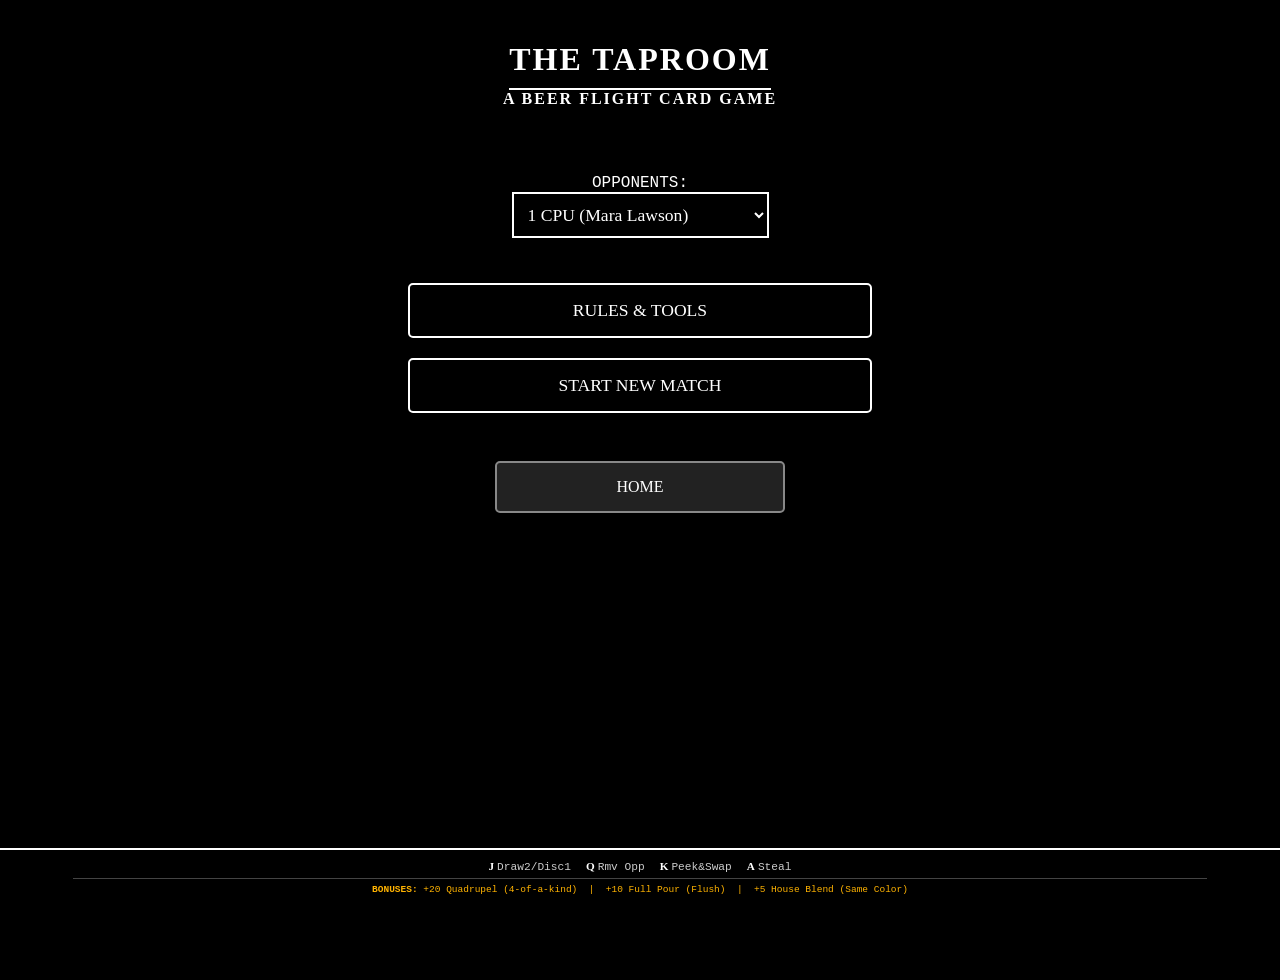
<file: Beer Flight Card/index.html>
<!DOCTYPE html>
<html lang="en">
<head>
    <meta charset="UTF-8">
    <meta name="viewport" content="width=device-width, initial-scale=1.0">
    <title>The Taproom: A Beer Flight Card Game</title>
    <link rel="stylesheet" href="Static/style.css">
</head>
<body>

    <div id="cheat-sheet" style="display: flex; flex-direction: column; align-items: center; gap: 5px; padding-bottom: 5px;">
        <!-- Top Row: Card Actions -->
        <div style="display: flex; gap: 15px;">
            <div class="legend-item"><b>J</b>Draw2/Disc1</div>
            <div class="legend-item"><b>Q</b>Rmv Opp</div>
            <div class="legend-item"><b>K</b>Peek&Swap</div>
            <div class="legend-item"><b>A</b>Steal</div>
        </div>

        <!-- Bottom Row: Bonuses -->
        <div style="color: var(--gold); font-size: 0.85em; text-align: center; border-top: 1px solid #444; padding-top: 5px; width: 90%;">
            <b>BONUSES:</b> +20 Quadrupel (4-of-a-kind) &nbsp;|&nbsp; +10 Full Pour (Flush) &nbsp;|&nbsp; +5 House Blend (Same Color)
        </div>
    </div>

    <div id="landing-screen" class="screen active-screen">
        <h1>THE TAPROOM</h1>
        <h3 style="font-size: 1em; margin-top: -10px;">A Beer Flight Card Game</h3>
        <br><br>
        <div style="margin: 20px 0;">
            <label>OPPONENTS:</label><br>
            <select id="num-opponents">
                <option value="1">1 CPU (Mara Lawson)</option>
                <option value="2">2 CPUs (Mara & James)</option>
                <option value="3">3 CPUs (Mara, James & Pete)</option>
            </select>
        </div>
        <button class="btn-main" onclick="goToManualMode()">Rules & Tools</button>
        <button class="btn-main" onclick="startNewMatch()">START NEW MATCH</button>
        <br><br>
        <button class="btn-main" style="background:#222; border-color:#888; margin-top:20px; width:50%; font-size:1em;" onclick="window.location.href='https://lawbrewing.github.io/DreadmoorGames/'">HOME</button>
    </div>

    <div id="manual-screen" class="screen">
        <button class="btn-main btn-secondary" onclick="goHome()">Back</button>
        <h2>The Rules</h2>
        <div class="ref-card">
            <h3>OBJECTIVE</h3>
            <p>Win 3 shifts (rounds) to win the match. To win a shift, have the highest scoring flight when Last Call ends.</p>

            <h3>THE TURN</h3>
            <ol style="padding-left:20px; margin:5px;">
                <li>
                    <b>1. The Serve:</b> Start with 4 cards. Do ONE:
                    <ul>
                        <li><b>Play a Brew (2-10):</b> Place in Flight (Max 4).</li>
                        <li><b>Play a Patron (J, Q, K, A):</b> Discard for effect.</li>
                        <li><b>Waste:</b> Discard 1 card from hand.</li>
                    </ul>
                </li>
                <li><b>2. The Pour:</b> Draw cards until you have 4 again.</li>
            </ol>
            <!-- NEW: Thematic Bonuses -->
            <h3>FLIGHT BONUSES (Full Flight of 4)</h3>
            <ul style="padding-left:20px; margin:5px; font-size: 0.9em;">
                <li><b>The Quadrupel (+20):</b> All 4 Brews are the exact same number.</li>
                <li><b>Full Pours Only (+10):</b> All 4 Brews are the exact same suit.</li>
                <li><b>The House Blend (+5):</b> All 4 Brews are the exact same color.</li>
            </ul>

            <h3>THE MENU (Discard for Effect)</h3>
            <table class="ref-table">
                <tr><th>Card</th><th>Effect</th></tr>
                <tr><td><b>Jack</b></td><td>Draw 2, Discard 1.</td></tr>
                <tr><td><b>Queen</b></td><td>Remove 1 card from opp. Flight.</td></tr>
                <tr><td><b>King</b></td><td>Peek at random opp card. Keep it or Return it.</td></tr>
                <tr><td><b>Ace</b></td><td>Steal 1 Brew from opp. Flight.</td></tr>
            </table>
        </div>
    </div>

    <div id="game-screen" class="screen">
        <div style="display:flex; justify-content:space-between; align-items:center;">
            <button class="btn-small" onclick="if(confirm('Abandon Match?')) goHome()">EXIT</button>
            <div id="match-score-board"></div>
        </div>

        <div id="opponents-container">
        </div>

        <div id="log"></div>

        <div id="controls-area" style="background:#000; border: 1px solid white; padding:5px; margin:5px 0;">
            <div id="turn-indicator" style="font-weight:bold; font-family: 'Rye'; font-size: 1.1em; color: var(--gold);">Starting...</div>
            <button id="last-call-btn" onclick="triggerLastCall()">🔔 CALL LAST CALL</button>
            <div id="player-options" style="display:none; margin-top:5px;">
                <label style="cursor:pointer;"><input type="checkbox" id="waste-mode"> 🗑️ WASTE MODE</label>
            </div>
        </div>

        <div style="display:flex; justify-content: space-between; align-items: flex-end; padding: 0 10px;">
            <div style="font-size:0.8em;">YOUR FLIGHT</div>
            <div style="font-family:'Rye'; color:var(--gold);">Score: <span id="player-score-val">0</span></div>
        </div>
        <div class="paddle-container">
            <div class="paddle player-paddle" id="player-flight"></div>
            <div class="paddle-handle"><div class="hole"></div></div>
        </div>

        <div class="zone" style="border:none; background:transparent;">
            <div id="player-hand" class="card-container"></div>
        </div>
    </div>

    <div id="king-modal">
        <h3>THE BOUNCER</h3>
        <p id="king-msg">You caught an opponent!</p>
        <div id="king-card-reveal" style="display:flex; justify-content:center; margin:15px;"></div>
        <div style="display:flex; justify-content:space-between;">
            <button class="btn-action" onclick="kingAction('RETURN')">RETURN IT</button>
            <button class="btn-action" style="background:var(--gold)" onclick="kingAction('KEEP')">KEEP & SWAP</button>
        </div>
    </div>

    <script src="Static/game.js"></script>
</body>
</html>
</file>
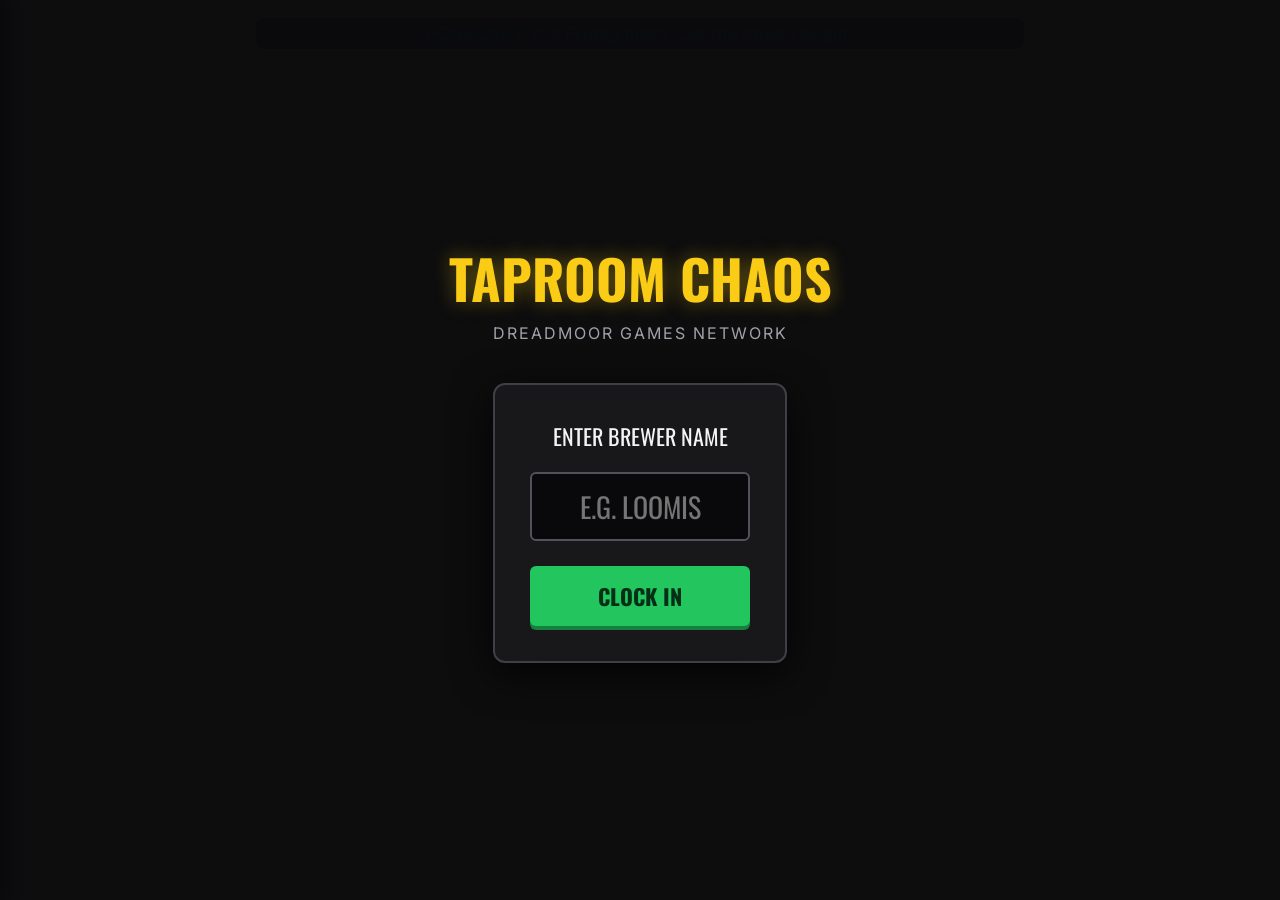
<file: TaproomChaos/index.html>
<!DOCTYPE html>
<html lang="en">
<head>
    <meta charset="UTF-8">
    <meta name="viewport" content="width=device-width, initial-scale=1.0, maximum-scale=1.0, user-scalable=no, viewport-fit=cover">
    <title>Taproom Chaos | Dreadmoor Games</title>

    <!-- PWA Continuity -->
    <meta name="theme-color" content="#09090b">
    <link rel="manifest" href="../manifest.json">
    <meta name="apple-mobile-web-app-capable" content="yes">
    <meta name="apple-mobile-web-app-status-bar-style" content="black-translucent">

    <!-- Fonts -->
    <link href="https://fonts.googleapis.com/css2?family=Inter:wght@300;400;600&family=Oswald:wght@500;700&display=swap" rel="stylesheet">
    <link rel="stylesheet" href="css/styles.css">

    <!-- Mobile-First Viewport & Unified Sliding Drawer Styling -->
    <style>
        :root {
            --safe-left: env(safe-area-inset-left, 0px);
            --safe-right: env(safe-area-inset-right, 0px);
        }
        html, body {
            margin: 0;
            padding: 0;
            background-color: #09090b;
            overflow: hidden;
            overscroll-behavior: none;
            touch-action: none;
            width: 100vw;
            height: 100vh;
            width: 100dvw;
            height: 100dvh;
            position: fixed;
            inset: 0;
            -webkit-tap-highlight-color: transparent;
            -webkit-touch-callout: none;
            user-select: none;
        }
        
        #gameContainer {
            position: fixed;
            inset: 0;
            width: 100dvw;
            height: 100dvh;
            background: #09090b;
            overflow: hidden;
            display: flex;
            justify-content: center;
            align-items: center;
            pointer-events: none !important; /* Shield Piercer */
        }

        canvas {
            position: absolute;
            inset: 0;
            width: 100% !important;
            height: 100% !important;
            display: block;
            touch-action: none;
        }

        /* --- PORTRAIT MODE WARNING --- */
        #portraitWarning {
            display: none;
            position: absolute;
            z-index: 9999;
            top: 0;
            left: 0;
            width: 100vw;
            height: 100vh;
            background: #000;
            color: white;
            flex-direction: column;
            justify-content: center;
            align-items: center;
            font-family: 'Oswald', sans-serif;
            font-size: 24px;
            text-align: center;
        }

        @media screen and (orientation: portrait) {
            #portraitWarning {
                display: flex;
            }

            #gameCanvas, .hud-panel, #btnToggleHUD {
                display: none !important;
            }
        }

        /* --- UNIFIED COLLAPSIBLE HUD DRAWER --- */
        #brewingHUD,
        #taproomHUD {
            position: absolute;
            z-index: 100;
            top: 0;
            left: 0;
            height: 100%;
            width: 300px;
            max-width: 80vw;
            background: rgba(24, 24, 27, 0.96);
            border-right: 2px solid #3f3f46;
            padding: 74px 18px 20px 18px;
            color: #f4f4f5;
            box-sizing: border-box;
            box-shadow: 5px 0 20px rgba(0, 0, 0, 0.85);
            transition: transform 0.3s cubic-bezier(0.22, 1, 0.36, 1);
            transform: translateX(-100%);
            display: flex;
            flex-direction: column;
            overflow-y: auto;
            pointer-events: none;
        }

            #brewingHUD.open,
            #taproomHUD.open {
                transform: translateX(0);
                pointer-events: auto;
            }

        #btnToggleHUD {
            display: none !important; /* Hides HTML button in favor of Canvas button */
        }

        .hud-library-link {
            display: block;
            margin-top: auto;
            padding: 12px;
            text-align: center;
            background: #18181b;
            color: #a1a1aa;
            border: 1px solid #3f3f46;
            border-radius: 6px;
            font-family: 'Oswald', sans-serif;
            text-decoration: none;
            font-size: 15px;
            letter-spacing: 0.8px;
            transition: all 0.2s ease;
        }

        /* Responsive UI Scaling */
        .hud-panel h2 {
            margin-top: 0;
            margin-bottom: 8px;
            font-size: clamp(16px, 2vw, 22px);
        }

        .hud-panel p, .hud-panel ul {
            font-size: clamp(13px, 1.6vw, 16px);
            margin-top: 4px;
        }

        .hud-panel button {
            font-size: clamp(14px, 1.8vw, 18px);
            padding: 12px;
        }

        /* --- THE SHIELD PIERCERS --- */
        .noise-overlay {
            pointer-events: none !important;
        }

        /* 3. Explicitly reactivate clicks ONLY on the canvas and interactive UI */
        canvas#gameCanvas,
        #brewingHUD.open,
        #taproomHUD.open,
        #recipeBookOverlay,
        #gameOverScreen,
        #shiftResultScreen,
        #shiftResultScreen *,
        #startScreen,
        #startScreen * {
            pointer-events: auto !important;
        }}
    </style>
</head>
<body>
    <div class="noise-overlay"></div>

    <!-- Portrait Warning -->
    <div id="portraitWarning">
        <svg width="64" height="64" viewBox="0 0 24 24" fill="white" style="margin-bottom: 20px;"><path d="M16.48 2.52c3.27 1.55 5.61 4.72 5.97 8.48h1.5C23.44 4.84 18.29 0 12 0l-.66.03 3.81 3.81 1.33-1.32zm-6.25-.77c-.59-.59-1.54-.59-2.12 0L1.75 8.11c-.59.59-.59 1.54 0 2.12l12.02 12.02c.59.59 1.54.59 2.12 0l6.36-6.36c.59-.59.59-1.54 0-2.12L10.23 1.75zm4.6 19.46L2.81 9.17l6.36-6.36 12.02 12.02-6.36 6.36z" /></svg>
        PLEASE ROTATE DEVICE<br>TO LANDSCAPE
    </div>

    <!-- Hidden HTML Button (Kept for HUD javascript reference) -->
    <button id="btnToggleHUD">☰ MENU</button>

    <!-- Responsive Game Viewport -->
    <div id="gameContainer">
        <canvas id="gameCanvas" width="1280" height="720"></canvas>

        <!-- FORECAST TICKER -->
        <div id="forecastTicker" style="position: absolute; top: 2%; left: 20%; width: 60%; text-align: center; color: #38bdf8; font-family: 'Inter'; font-weight: bold; background: rgba(0,0,0,0.5); padding: 5px; border-radius: 8px; pointer-events: none; z-index: 95; display: none; font-size: clamp(12px, 1.5vw, 18px);">
        </div>

        <!-- TAPROOM HUD DRAWER -->
        <div id="taproomHUD" class="hud-panel">
            <!-- NATIVE CLOSE BUTTON -->
            <button onclick="document.getElementById('taproomHUD').classList.remove('open')" style="background: #3f3f46; color: #f4f4f5; border: 1px solid #52525b; padding: 12px; margin-bottom: 20px; font-family: 'Oswald'; font-size: 18px; cursor: pointer; border-radius: 6px; letter-spacing: 1px; width: 100%;">❌ CLOSE MENU</button>

            <h2 style="color: #dc2626; font-family: 'Oswald';">ON TAP</h2>
            <h2 id="hudTimer" style="color: #facc15; font-family: 'Oswald'; margin-top: 8px;">TIME LEFT: 60s</h2>
            <p id="hudTaproomTips" style="font-family: 'Inter'; color: #4ade80; font-weight: 600; margin-bottom: 12px;">Tips: $0</p>
            <a href="../index.html" class="hud-library-link">❮ BACK TO LIBRARY</a>
        </div>

        <!-- BREWING HUD DRAWER -->
        <div id="brewingHUD" class="hud-panel">
            <!-- NATIVE CLOSE BUTTON -->
            <button onclick="document.getElementById('brewingHUD').classList.remove('open')" style="background: #3f3f46; color: #f4f4f5; border: 1px solid #52525b; padding: 12px; margin-bottom: 20px; font-family: 'Oswald'; font-size: 18px; cursor: pointer; border-radius: 6px; letter-spacing: 1px; width: 100%;">❌ CLOSE MENU</button>

            <h2 style="color: #dc2626; font-family: 'Oswald';">BREWERY BALANCE</h2>
            <p id="hudTips" style="font-family: 'Inter'; color: #4ade80; font-weight: 600;">Tips: $0.00</p>

            <button id="btnBuyHint" style="background: #52525b; color: white; padding: 12px; width: 100%; font-weight: bold; border-radius: 6px; margin-bottom: 15px; border: none; cursor: pointer; transition: background 0.2s;">
                💡 HINT ($1.00)
            </button>

            <h2 style="color: #dc2626; font-family: 'Oswald'; margin-top: 16px;">INVENTORY</h2>
            <ul id="inventoryList" style="list-style: none; padding: 0; font-family: 'Inter';">
            </ul>
            <button id="btnOpenRecipeBook" style="width: 100%; margin-top: 12px; font-family: 'Oswald'; background: #6366f1; color: white; border: none; cursor: pointer; border-radius: 6px;">
                📖 RECIPE BOOK
            </button>
            <button id="btnStartShift" style="width: 100%; margin-top: 12px; font-family: 'Oswald'; background: #10b981; color: white; border: none; cursor: pointer; font-weight: bold; border-radius: 6px;">
                OPEN TAPROOM
            </button>

            <!-- PREMIUM JUKEBOX CONTROLS -->
            <div class="jukebox-controls" style="margin-top: 20px; margin-bottom: 16px; padding: 12px; background: rgba(0,0,0,0.4); border-radius: 8px; text-align: center;">
                <h4 style="margin: 0 0 10px 0; color: #facc15; font-family: 'Oswald', sans-serif;">🎵 Jukebox</h4>
                <button id="btn-mute-music" style="padding: 8px 12px; margin-right: 5px; cursor: pointer; font-family: 'Oswald', sans-serif;">Mute</button>
                <button id="btn-skip-track" style="padding: 8px 12px; cursor: pointer; background: #3b82f6; color: white; border: none; font-family: 'Oswald', sans-serif;">Skip Track ($1.00)</button>
            </div>

            <!-- SAVE BUTTON INTEGRATION -->
            <button id="btnSaveGame" class="menu-btn" style="background: #8b5cf6; color: white; border: 2px solid #a855f7; margin-bottom: 15px; cursor: pointer; border-radius: 6px; font-family: 'Oswald';">💾 SAVE PROGRESS</button>

            <a href="../index.html" class="hud-library-link">❮ BACK TO LIBRARY</a>
        </div>

        <!-- RECIPE BOOK OVERLAY -->
        <div id="recipeBookOverlay" style="position: absolute; z-index: 150; display: none; top: 5%; left: 5%; width: 90%; height: 90%; background: #18181b; border: 4px solid #6366f1; border-radius: 12px; color: #f4f4f5; padding: 2%; box-sizing: border-box; overflow-y: auto; font-family: 'Inter';">
            <h1 style="font-family: 'Oswald'; color: #818cf8; margin-top: 0; font-size: clamp(20px, 3vw, 36px);">BREWMASTER'S LOG</h1>
            <button id="btnCloseRecipeBook" style="position: absolute; top: 2%; right: 2%; background: #ef4444; color: white; border: none; padding: 1% 2%; font-weight: bold; cursor: pointer; border-radius: 4px; font-size: clamp(12px, 1.5vw, 16px);">CLOSE</button>
            <div id="recipeListContainer" style="display: grid; grid-template-columns: 1fr 1fr; gap: 2%;">
            </div>
        </div>

        <!-- SHIFT RESULT OVERLAY -->
        <div id="shiftResultScreen" style="position: fixed; z-index: 180; display: none; inset: 0; width: 100dvw; height: 100dvh; background: rgba(9, 9, 11, 0.96); flex-direction: column; justify-content: center; align-items: center; color: #f4f4f5; backdrop-filter: blur(4px);">
            <h1 id="shiftResultTitle" style="font-family: 'Oswald'; margin: 0; font-size: clamp(28px, 8vh, 56px); letter-spacing: 2px;">SHIFT COMPLETE</h1>
            <p id="shiftResultSubtitle" style="font-family: 'Inter'; color: #a1a1aa; margin: 4px 0 12px 0; font-size: clamp(14px, 4vh, 20px);">You survived another night.</p>
            
            <div id="shiftResultStats" style="background: #18181b; border: 1px solid #3f3f46; border-radius: 12px; padding: 12px 24px; min-width: 280px; margin-bottom: 16px; font-family: 'Inter'; font-size: clamp(14px, 3.5vh, 17px); line-height: 1.6; box-shadow: 0 10px 30px rgba(0,0,0,0.5);">
                <!-- Injected via hud.js -->
            </div>
            
            <button id="btnContinueShift" style="padding: 10px 24px; font-family: 'Oswald'; font-size: clamp(16px, 4vh, 22px); letter-spacing: 1px; font-weight: bold; cursor: pointer; background: #10b981; color: white; border: 2px solid #34d399; border-radius: 8px; box-shadow: 0 4px 15px rgba(16, 185, 129, 0.3); transition: all 0.2s;">RETURN TO BREWERY</button>
        </div>

        <!-- GAME OVER OVERLAY -->
        <div id="gameOverScreen" style="position: absolute; z-index: 200; display: none; top: 0; left: 0; width: 100%; height: 100%; background: rgba(9, 9, 11, 0.94); flex-direction: column; justify-content: center; align-items: center; color: #f4f4f5;">
            <h1 style="color: #ef4444; font-family: 'Oswald'; margin: 0; text-shadow: 2px 2px 10px rgba(239,68,68,0.5); font-size: clamp(36px, 6vw, 76px);">BANKRUPT!</h1>
            <p style="font-family: 'Inter'; color: #a1a1aa; margin: 6px 0 14px 0; font-size: clamp(14px, 1.8vw, 20px);">You ran out of tips and lost the brewery.</p>

            <div id="gameOverStatsBox" style="background: #18181b; border: 1px solid #3f3f46; border-radius: 10px; padding: 14px 22px; min-width: 280px; margin-bottom: 14px; font-family: 'Inter'; font-size: 14px; line-height: 1.7;">
            </div>

            <div style="display: flex; gap: 12px; margin-top: 15px;">
                <button id="btnRestart" style="padding: 12px 28px; font-family: 'Oswald'; font-size: clamp(16px, 2vw, 22px); font-weight: bold; cursor: pointer; background: #dc2626; color: white; border: none; border-radius: 8px;">TRY AGAIN</button>
                <a href="../index.html" style="padding: 12px 24px; font-family: 'Oswald'; font-size: clamp(16px, 2vw, 22px); text-decoration: none; background: #27272a; color: #e4e4e7; border: 1px solid #52525b; border-radius: 8px;">LIBRARY</a>
            </div>
        </div>
    </div>

    <!-- THE BOUNCER / START SCREEN -->
    <div id="startScreen" style="position: fixed; top: 0; left: 0; width: 100vw; height: 100vh; background: rgba(9, 9, 11, 0.98); display: flex; flex-direction: column; justify-content: center; align-items: center; z-index: 9999;">
        <h1 style="color: #facc15; font-family: 'Oswald', sans-serif; font-size: 54px; margin-bottom: 5px; text-shadow: 0 0 20px rgba(250, 204, 21, 0.4);">TAPROOM CHAOS</h1>
        <p style="color: #a1a1aa; font-family: 'Inter', sans-serif; margin-bottom: 40px; letter-spacing: 2px;">DREADMOOR GAMES NETWORK</p>

        <!-- NEW PLAYER -->
        <div id="loginBox" style="background: #18181b; padding: 35px; border: 2px solid #3f3f46; border-radius: 12px; text-align: center; box-shadow: 0 10px 40px rgba(0,0,0,0.8);">
            <label style="color: #f4f4f5; font-family: 'Oswald', sans-serif; font-size: 22px; display: block; margin-bottom: 20px;">ENTER BREWER NAME</label>
            <input type="text" id="playerNameInput" maxlength="10" placeholder="e.g. LOOMIS" style="background: #09090b; color: #4ade80; border: 2px solid #52525b; border-radius: 6px; padding: 12px; font-size: 28px; font-family: 'Oswald', sans-serif; text-align: center; text-transform: uppercase; width: 220px; margin-bottom: 25px; outline: none;">
            <br>
            <button id="btnSubmitName" style="background: #22c55e; color: #052e16; border: none; padding: 14px 40px; font-size: 22px; font-weight: bold; font-family: 'Oswald', sans-serif; border-radius: 6px; cursor: pointer; text-transform: uppercase; box-shadow: 0 4px 0 #15803d; width: 100%;">CLOCK IN</button>
        </div>

        <!-- RETURNING PLAYER -->
        <div id="welcomeBackBox" style="display: none; background: #18181b; padding: 35px; border: 2px solid #3f3f46; border-radius: 12px; text-align: center; box-shadow: 0 10px 40px rgba(0,0,0,0.8);">
            <label style="color: #a1a1aa; font-family: 'Oswald', sans-serif; font-size: 18px; display: block; margin-bottom: 5px;">WELCOME BACK,</label>
            <h2 id="welcomeName" style="color: #4ade80; font-family: 'Oswald', sans-serif; font-size: 42px; margin-bottom: 25px; text-transform: uppercase; letter-spacing: 1px;">PLAYER</h2>
            <button id="btnResumeGame" style="background: #38bdf8; color: #082f49; border: none; padding: 14px 40px; font-size: 22px; font-weight: bold; font-family: 'Oswald', sans-serif; border-radius: 6px; cursor: pointer; text-transform: uppercase; box-shadow: 0 4px 0 #0284c7; margin-bottom: 20px; width: 100%;">RESUME SHIFT</button>
            <br>
            <button id="btnSwitchUser" style="background: transparent; color: #71717a; border: 1px solid #52525b; padding: 8px 20px; font-size: 14px; font-family: 'Inter', sans-serif; border-radius: 4px; cursor: pointer;">Not you? Switch User</button>
        </div>
    </div>

    <!-- Scripts (Cache-busted to v10 to guarantee mobile updates) -->
    <script src="js/core/events.js?v=10"></script>
    <script src="js/core/audio.js?v=10"></script>
    <script src="js/core/input.js?v=10"></script>
    <script src="js/core/renderer.js?v=10"></script>
    <script src="js/config/economy.js?v=10"></script>
    <script src="js/config/population.js?v=10"></script>
    <script src="js/config/recipes.js?v=10"></script>
    <script src="js/config/patrons.js?v=10"></script>
    <script src="js/data/megaPack.js?v=10"></script>
    <script src="js/engine/SpriteManager.js?v=10"></script>
    <script src="js/state/player.js?v=10"></script>
    <script src="js/state/progression.js?v=10"></script>
    <script src="js/entities/patron.js?v=10"></script>
    <script src="js/entities/title.js?v=10"></script>
    <script src="js/ui/hud.js?v=10"></script>
    <script src="js/phases/brewing.js?v=10"></script>
    <script src="js/phases/taproom.js?v=10"></script>
    <script src="js/main.js?v=10"></script>
</body>
</html>
</file>
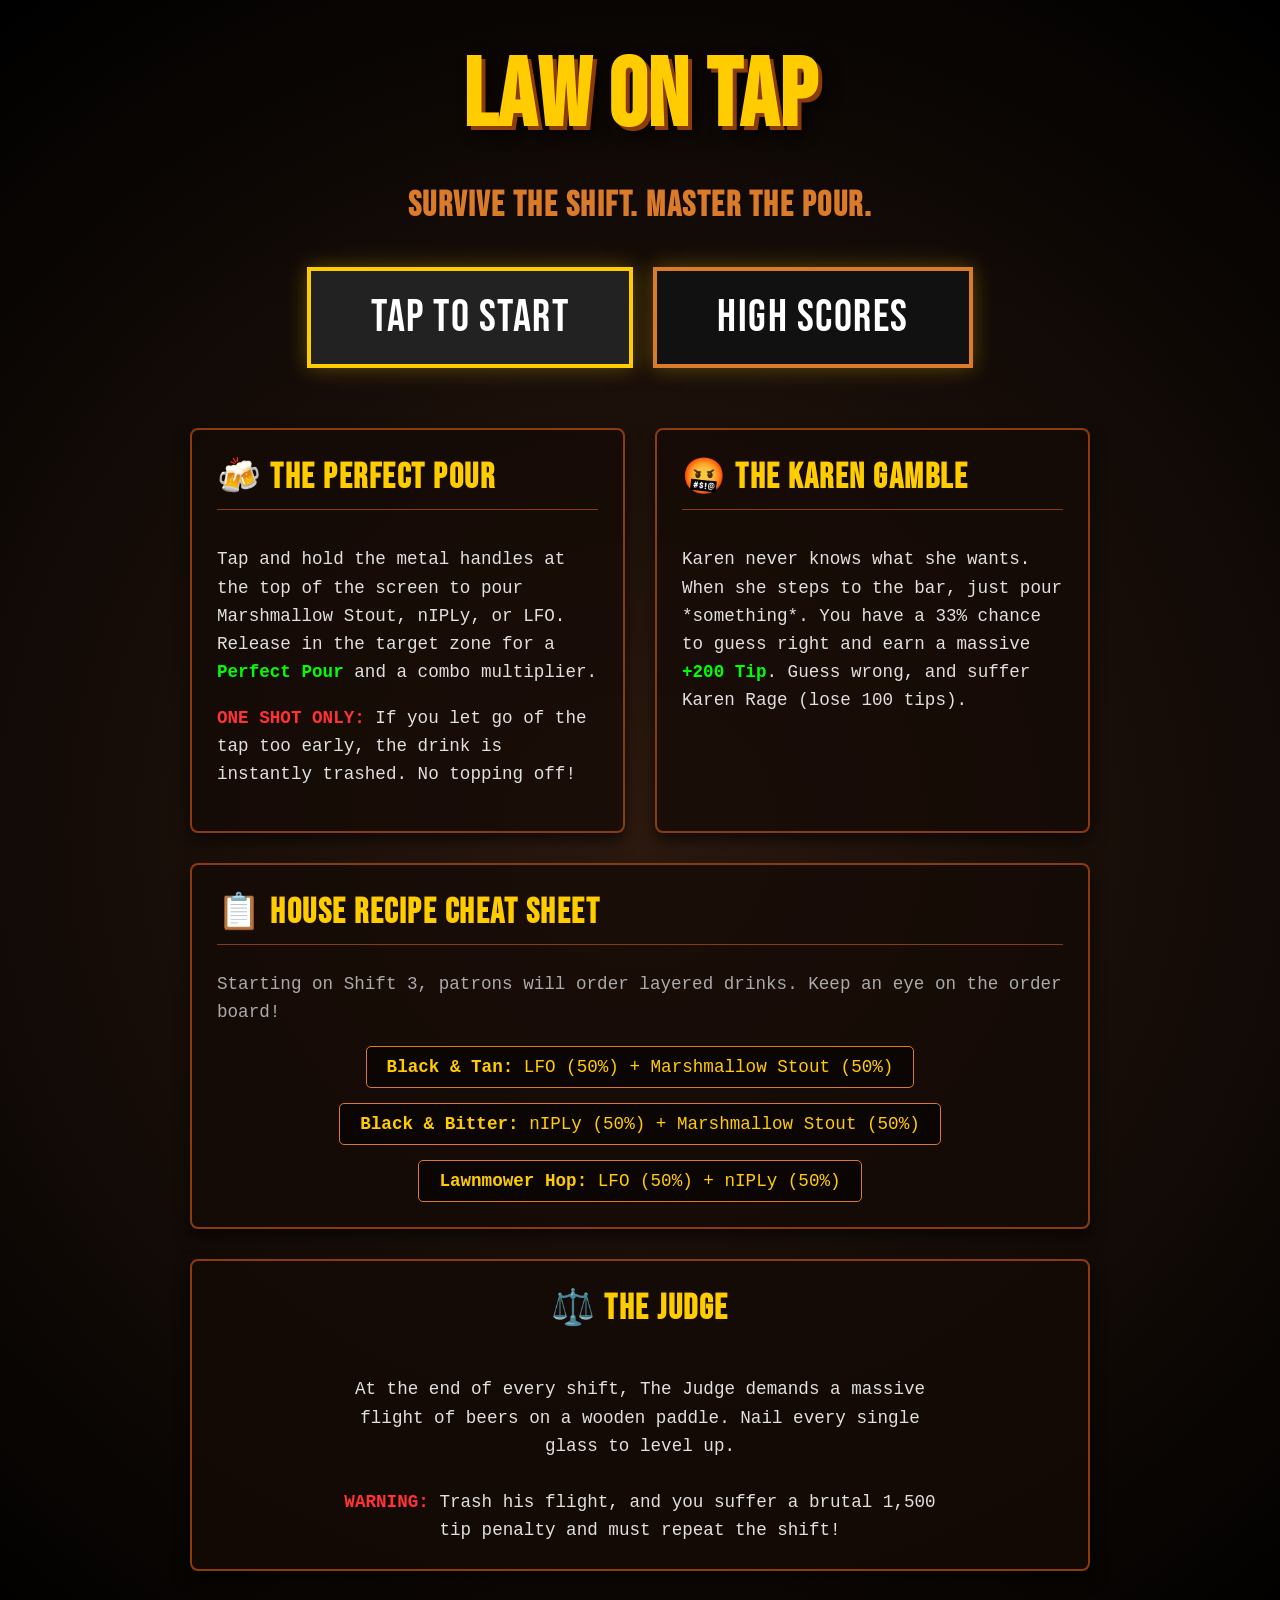
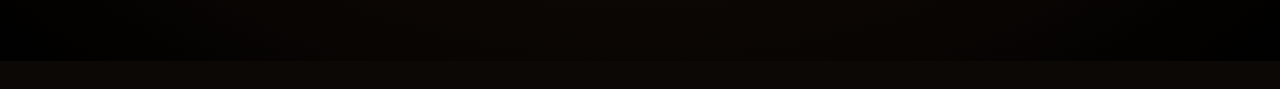
<file: LawOnTap/landing.html>
<!DOCTYPE html>
<html lang="en">
<head>
    <meta charset="UTF-8">
    <meta name="viewport" content="width=device-width, initial-scale=1.0">
    <title>LAW ON TAP - Welcome</title>
    <!-- Silences the 404 Favicon Error -->
    <link rel="icon" href="data:image/svg+xml,<svg xmlns=%22http://www.w3.org/2000/svg%22 viewBox=%220 0 100 100%22><text y=%22.9em%22 font-size=%2290%22>🍺</text></svg>">
    <!-- Unifies fonts to match the in-game HUD -->
    <link href="https://fonts.googleapis.com/css2?family=Bebas+Neue&display=swap" rel="stylesheet">
    <style>
        body, html {
            margin: 0;
            padding: 0;
            width: 100%;
            min-height: 100vh;
            background-color: #0b0806;
            color: #f9fafb;
            font-family: monospace, sans-serif;
            display: flex;
            flex-direction: column;
            align-items: center;
            background-image: radial-gradient(circle at center, #2d1a10 0%, #000000 100%);
        }

        .container {
            max-width: 900px;
            padding: 40px 20px;
            text-align: center;
        }

        h1, h2, h3, .btn-play, .modal-content h2, .btn-close {
            font-family: 'Bebas Neue', monospace;
            letter-spacing: 1.5px;
        }

        h1 {
            font-size: 6rem;
            color: #ffcc00;
            text-shadow: 4px 4px 0px #8c3b0a, 8px 8px 15px rgba(0,0,0,0.8);
            margin: 0 0 10px 0;
        }

        h2 {
            font-size: 2.2rem;
            color: #d97b29;
            margin-bottom: 40px;
        }

        .rules-grid {
            display: grid;
            grid-template-columns: 1fr 1fr;
            gap: 30px;
            text-align: left;
            margin-bottom: 50px;
        }

        .rule-card {
            background: rgba(20, 10, 5, 0.8);
            border: 2px solid #8c3b0a;
            border-radius: 8px;
            padding: 25px;
            box-shadow: 0 8px 16px rgba(0,0,0,0.6);
        }

            .rule-card h3 {
                color: #ffcc00;
                font-size: 2.2rem;
                margin-top: 0;
                border-bottom: 1px solid #8c3b0a;
                padding-bottom: 10px;
            }

            .rule-card p {
                font-size: 1.1rem;
                line-height: 1.6;
                color: #e0e0e0;
            }

        .highlight {
            color: #0f0;
            font-weight: bold;
        }

        .danger {
            color: #ff3333;
            font-weight: bold;
        }

        .button-group {
            display: flex;
            gap: 20px;
            justify-content: center;
            flex-wrap: wrap;
        }

        .btn-play {
            display: inline-block;
            background-color: #222;
            color: #fff;
            font-size: 2.8rem;
            padding: 20px 60px;
            border: 4px solid #ffcc00;
            text-decoration: none;
            box-shadow: 0 0 20px rgba(255, 204, 0, 0.3);
            transition: all 0.2s ease-in-out;
            cursor: pointer;
        }

            .btn-play:hover {
                background-color: #ffcc00;
                color: #000;
                transform: scale(1.05);
                box-shadow: 0 0 30px rgba(255, 204, 0, 0.6);
            }

        .btn-scores {
            border-color: #d97b29;
            background-color: #111;
        }

            .btn-scores:hover {
                background-color: #d97b29;
                color: #000;
                box-shadow: 0 0 30px rgba(217, 123, 41, 0.6);
            }

        /* --- MODAL STYLES --- */
        .modal-overlay {
            display: none;
            position: fixed;
            top: 0;
            left: 0;
            width: 100%;
            height: 100%;
            background: rgba(0,0,0,0.85);
            z-index: 1000;
            align-items: center;
            justify-content: center;
        }

        .modal-content {
            background: #111;
            border: 4px solid #ffcc00;
            border-radius: 8px;
            padding: 40px;
            width: 90%;
            max-width: 550px;
            text-align: center;
            box-shadow: 0 0 30px rgba(255, 204, 0, 0.4);
        }

            .modal-content h2 {
                color: #ffcc00;
                font-size: 3.5rem;
                margin-top: 0;
            }

        .score-row {
            display: flex;
            align-items: center;
            justify-content: space-between;
            font-size: 1.5rem;
            margin-bottom: 12px;
            border-bottom: 1px solid #333;
            border-radius: 4px;
        }

        .btn-close {
            background: #222;
            color: #fff;
            border: 2px solid #ffcc00;
            padding: 10px 40px;
            font-size: 2rem;
            cursor: pointer;
            margin-top: 30px;
            transition: all 0.2s;
        }

            .btn-close:hover {
                background: #ffcc00;
                color: #000;
            }

        @media (max-width: 768px) {
            .rules-grid {
                grid-template-columns: 1fr;
            }

            h1 {
                font-size: 4rem;
            }

            .btn-play {
                font-size: 2rem;
                padding: 15px 30px;
            }
        }
    </style>
</head>
<body>

    <div class="container">
        <h1>LAW ON TAP</h1>
        <h2>Survive the Shift. Master the Pour.</h2>

        <div class="button-group">
            <a href="index.html" class="btn-play">Tap to Start</a>
            <button onclick="openLeaderboard()" class="btn-play btn-scores">High Scores</button>
        </div>

        <div style="margin-top: 60px;"></div>

        <div class="rules-grid">
            <div class="rule-card">
                <h3>🍻 The Perfect Pour</h3>
                <p>Tap and hold the metal handles at the top of the screen to pour Marshmallow Stout, nIPLy, or LFO. Release in the target zone for a <span class="highlight">Perfect Pour</span> and a combo multiplier.</p>
                <p><span class="danger">ONE SHOT ONLY:</span> If you let go of the tap too early, the drink is instantly trashed. No topping off!</p>
            </div>

            <div class="rule-card">
                <h3>🤬 The Karen Gamble</h3>
                <p>Karen never knows what she wants. When she steps to the bar, just pour *something*. You have a 33% chance to guess right and earn a massive <span class="highlight">+200 Tip</span>. Guess wrong, and suffer Karen Rage (lose 100 tips).</p>
            </div>

            <!-- New Full-Width Cheat Sheet Card -->
            <div class="rule-card" style="grid-column: 1 / -1;">
                <h3>📋 House Recipe Cheat Sheet</h3>
                <p style="margin-top: -10px; margin-bottom: 20px; color: #aaa;">Starting on Shift 3, patrons will order layered drinks. Keep an eye on the order board!</p>
                <div style="display: flex; justify-content: space-around; flex-wrap: wrap; gap: 15px; font-size: 1.1rem; color: #ffcc00;">
                    <div style="background: rgba(0,0,0,0.5); padding: 10px 20px; border-radius: 5px; border: 1px solid #d97b29;"><strong>Black & Tan:</strong> LFO (50%) + Marshmallow Stout (50%)</div>
                    <div style="background: rgba(0,0,0,0.5); padding: 10px 20px; border-radius: 5px; border: 1px solid #d97b29;"><strong>Black & Bitter:</strong> nIPLy (50%) + Marshmallow Stout (50%)</div>
                    <div style="background: rgba(0,0,0,0.5); padding: 10px 20px; border-radius: 5px; border: 1px solid #d97b29;"><strong>Lawnmower Hop:</strong> LFO (50%) + nIPLy (50%)</div>
                </div>
            </div>

            <div class="rule-card" style="grid-column: 1 / -1; text-align: center;">
                <h3 style="border: none;">⚖️ The Judge</h3>
                <p style="max-width: 600px; margin: 0 auto;">At the end of every shift, The Judge demands a massive flight of beers on a wooden paddle. Nail every single glass to level up.<br><br><span class="danger">WARNING:</span> Trash his flight, and you suffer a brutal 1,500 tip penalty and must repeat the shift!</p>
            </div>
        </div>
    </div>

    <!-- Leaderboard Modal -->
    <div class="modal-overlay" id="leaderboardModal">
        <div class="modal-content">
            <h2>TITANS OF THE TAPS</h2>
            <div id="loadingText" style="font-size: 1.2rem; color: #aaa;">Loading scores...</div>
            <div id="scoreList"></div>
            <button class="btn-close" onclick="closeLeaderboard()">CLOSE</button>
        </div>
    </div>

    <!-- Local API Leaderboard Logic -->
    <script>
                async function openLeaderboard() {
                    const modal = document.getElementById('leaderboardModal');
                    const loadingText = document.getElementById('loadingText');
                    const list = document.getElementById('scoreList');

                    // Lock body scroll
                    document.body.style.overflow = 'hidden';
                    modal.style.display = 'flex';
                    loadingText.style.display = 'block';
                    loadingText.innerText = "Accessing Mainframe...";
                    list.innerHTML = '';

                    try {
                        // Fetch live data from your Raspberry Pi API with a cache-buster
                        const scoreRes = await fetch("https://lawbrewing.tail03b2f1.ts.net/api/leaderboard/law_on_tap?t=" + Date.now(), {
                            cache: "no-store"
                        });

                        if (!scoreRes.ok) throw new Error("Network response was not ok");

                        const scoreData = await scoreRes.json();
                        loadingText.style.display = 'none';

                        if (scoreData && scoreData.length > 0) {
                            let htmlString = "";

                            // Limit to top 10 scores
                            const topScores = scoreData.slice(0, 10);

                            for (let i = 0; i < topScores.length; i++) {
                                const entry = topScores[i];
                                const name = entry.player_name ? entry.player_name : "???";
                                const rank = i + 1;
                                const rankDisplay = rank === 1 ? '🥇' : rank === 2 ? '🥈' : rank === 3 ? '🥉' : `${rank}.`;

                                htmlString += `
                                    <div class="score-row" style="padding: 8px;">
                                        <span style="color:#ffcc00; width: 40px; text-align: left;">${rankDisplay}</span>
                                        <span style="flex-grow:1; text-align:left; margin-left:10px; color:#fff;">
                                            ${name}
                                        </span>
                                        <span style="font-weight: bold; color: #ffcc00;">${entry.score.toLocaleString()}</span>
                                    </div>
                                `;
                            }
                            list.innerHTML = htmlString;
                        } else {
                            list.innerHTML = "<div class='score-row' style='justify-content:center; border:none; margin-top: 20px; color: #aaa;'>No records found.</div>";
                        }
                    } catch (err) {
                        console.error("Leaderboard Fetch Error:", err);
                        loadingText.innerText = "Mainframe offline.";
                    }
                }

                function closeLeaderboard() {
                    document.getElementById('leaderboardModal').style.display = 'none';
                    document.body.style.overflow = ''; // Restore scrolling
                }

                // Click outside to close
                document.getElementById('leaderboardModal').addEventListener('click', (e) => {
                    if (e.target.id === 'leaderboardModal') closeLeaderboard();
                });

                // Escape key to close
                window.addEventListener('keydown', (e) => {
                    if (e.key === 'Escape') closeLeaderboard();
                });
    </script>
</body>
</html>
</file>
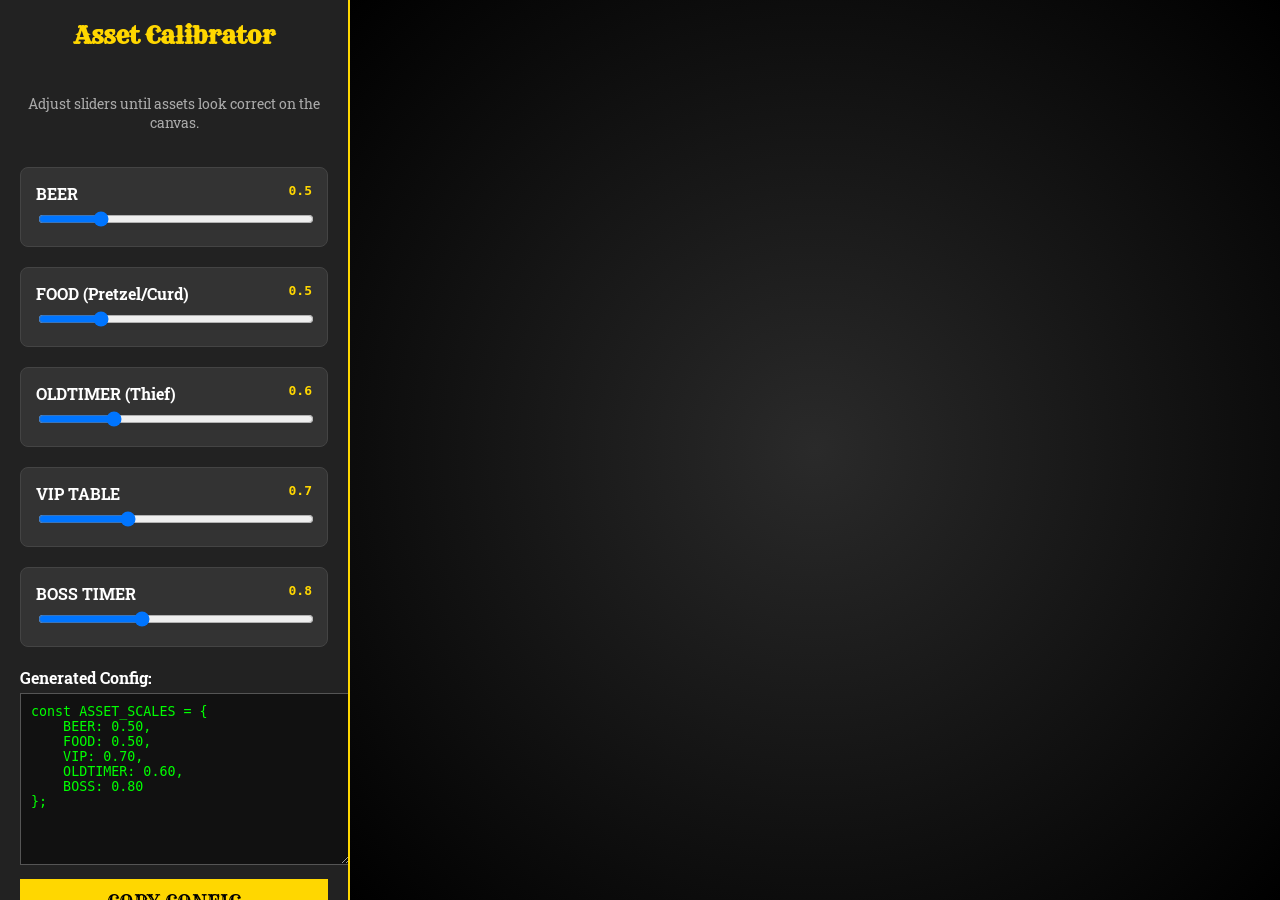
<file: TaproomDefender/lab.html>
<!DOCTYPE html>
<html lang="en">
<head>
    <meta charset="UTF-8">
    <meta name="viewport" content="width=device-width, initial-scale=1.0">
    <title>Law Brewing Asset Lab</title>
    <style>
        @import url('https://fonts.googleapis.com/css2?family=Rye&family=Roboto+Slab:wght@400;700&display=swap');

        body {
            background-color: #1a1a1a;
            color: white;
            font-family: 'Roboto Slab', serif;
            margin: 0;
            overflow: hidden;
            display: flex;
        }

        #controls {
            width: 350px;
            height: 100vh;
            background: #222;
            border-right: 2px solid gold;
            padding: 20px;
            box-sizing: border-box;
            overflow-y: auto;
            display: flex;
            flex-direction: column;
            gap: 20px;
            z-index: 10;
        }

        #canvas-container {
            flex-grow: 1;
            position: relative;
            background: radial-gradient(circle at center, #2a2a2a 0%, #000000 100%);
        }

        canvas {
            display: block;
            width: 100%;
            height: 100%;
        }

        h1 {
            font-family: 'Rye', serif;
            color: gold;
            margin: 0 0 10px 0;
            font-size: 1.5rem;
            text-align: center;
        }

        .control-group {
            background: #333;
            padding: 15px;
            border-radius: 8px;
            border: 1px solid #444;
        }

        label {
            display: flex;
            justify-content: space-between;
            font-weight: bold;
            margin-bottom: 5px;
        }

        input[type="range"] {
            width: 100%;
            cursor: pointer;
        }

        .val-display {
            color: gold;
            font-family: monospace;
        }

        #output-area {
            width: 100%;
            height: 150px;
            background: #111;
            color: #0f0;
            border: 1px solid #555;
            padding: 10px;
            font-family: monospace;
            resize: vertical;
        }

        button {
            background: gold;
            border: none;
            padding: 10px;
            font-family: 'Rye', serif;
            font-size: 1.2rem;
            cursor: pointer;
            width: 100%;
            margin-top: 10px;
        }
        button:hover {
            background: #fff;
        }

        /* Asset Labels on Canvas */
        .asset-label {
            position: absolute;
            color: #888;
            font-size: 12px;
            pointer-events: none;
        }
    </style>
</head>
<body>

<div id="controls">
    <h1>Asset Calibrator</h1>
    <p style="font-size: 0.9rem; color: #aaa; text-align: center;">Adjust sliders until assets look correct on the canvas.</p>

    <div class="control-group">
        <label>BEER <span id="val-BEER" class="val-display">0.5</span></label>
        <input type="range" id="input-BEER" min="0.1" max="2.0" step="0.05" value="0.5">
    </div>

    <div class="control-group">
        <label>FOOD (Pretzel/Curd) <span id="val-FOOD" class="val-display">0.5</span></label>
        <input type="range" id="input-FOOD" min="0.1" max="2.0" step="0.05" value="0.5">
    </div>

    <div class="control-group">
        <label>OLDTIMER (Thief) <span id="val-OLDTIMER" class="val-display">0.6</span></label>
        <input type="range" id="input-OLDTIMER" min="0.1" max="2.0" step="0.05" value="0.6">
    </div>

    <div class="control-group">
        <label>VIP TABLE <span id="val-VIP" class="val-display">0.7</span></label>
        <input type="range" id="input-VIP" min="0.1" max="2.0" step="0.05" value="0.7">
    </div>

    <div class="control-group">
        <label>BOSS TIMER <span id="val-BOSS" class="val-display">0.8</span></label>
        <input type="range" id="input-BOSS" min="0.1" max="2.0" step="0.05" value="0.8">
    </div>

    <div>
        <label>Generated Config:</label>
        <textarea id="output-area" readonly></textarea>
        <button onclick="copyToClipboard()">COPY CONFIG</button>
    </div>
</div>

<div id="canvas-container">
    <canvas id="labCanvas"></canvas>
</div>

<script>
    // --- Configuration ---
    const ASSET_BASE_URL = "https://lawbrewing.github.io/DreadmoorGames/TaproomDefender/assets/";
    
    const imageSources = {
        beers: ASSET_BASE_URL + "beers.png",
        food: ASSET_BASE_URL + "food.png",
        oldtimer: ASSET_BASE_URL + "oldtimer.png",
        vip: ASSET_BASE_URL + "vip.png",
        boss: ASSET_BASE_URL + "bosstimer.png"
    };

    const assets = {};
    let loadedCount = 0;
    const totalImages = Object.keys(imageSources).length;

    // Default Scales
    const scales = {
        BEER: 0.5,
        FOOD: 0.5,
        VIP: 0.7,
        OLDTIMER: 0.6,
        BOSS: 0.8
    };

    // --- DOM Elements ---
    const canvas = document.getElementById('labCanvas');
    const ctx = canvas.getContext('2d');
    const outputArea = document.getElementById('output-area');

    // --- Initialization ---
    function init() {
        resize();
        window.addEventListener('resize', resize);
        
        // Load Images
        for (const [key, src] of Object.entries(imageSources)) {
            const img = new Image();
            img.onload = () => {
                loadedCount++;
                if(loadedCount === totalImages) loop();
            };
            img.src = src;
            assets[key] = img;
        }

        // Bind Sliders
        Object.keys(scales).forEach(key => {
            const input = document.getElementById(`input-${key}`);
            const display = document.getElementById(`val-${key}`);
            
            input.addEventListener('input', (e) => {
                scales[key] = parseFloat(e.target.value);
                display.innerText = scales[key].toFixed(2);
                updateOutput();
            });
        });

        updateOutput();
    }

    function resize() {
        canvas.width = document.getElementById('canvas-container').clientWidth;
        canvas.height = window.innerHeight;
    }

    function updateOutput() {
        const text = `const ASSET_SCALES = {\n` +
            `    BEER: ${scales.BEER.toFixed(2)},\n` +
            `    FOOD: ${scales.FOOD.toFixed(2)},\n` +
            `    VIP: ${scales.VIP.toFixed(2)},\n` +
            `    OLDTIMER: ${scales.OLDTIMER.toFixed(2)},\n` +
            `    BOSS: ${scales.BOSS.toFixed(2)}\n` +
            `};`;
        outputArea.value = text;
    }

    function copyToClipboard() {
        outputArea.select();
        document.execCommand('copy');
        alert("Config copied to clipboard!");
    }

    // --- Rendering Loop ---
    function loop() {
        ctx.clearRect(0, 0, canvas.width, canvas.height);

        // Draw Reference Grid Line
        ctx.strokeStyle = '#333';
        ctx.beginPath();
        ctx.moveTo(0, canvas.height/2);
        ctx.lineTo(canvas.width, canvas.height/2);
        ctx.stroke();

        const centerX = canvas.width / 2;
        const centerY = canvas.height / 2;

        // 1. BOSS (Top Center)
        if(assets.boss) {
            const w = 150 * scales.BOSS;
            const h = 150 * scales.BOSS;
            ctx.drawImage(assets.boss, centerX - w/2, 50, w, h);
            drawLabel(centerX, 40, "BOSS");
        }

        // 2. VIP (Bottom Center)
        if(assets.vip) {
            const size = 120 * scales.VIP;
            ctx.drawImage(assets.vip, centerX - size/2, canvas.height - size - 50, size, size);
            drawLabel(centerX, canvas.height - size - 60, "VIP");
        }

        // 3. OLD TIMER (Left Side)
        if(assets.oldtimer) {
            const size = 70 * scales.OLDTIMER;
            ctx.drawImage(assets.oldtimer, centerX - 200, centerY - size/2, size, size);
            drawLabel(centerX - 200 + size/2, centerY - size/2 - 10, "OLD TIMER");
        }

        // 4. BEERS (Right Side - Row)
        if(assets.beers) {
            const fw = assets.beers.width / 3;
            const fh = assets.beers.height / 2;
            const dw = fw * scales.BEER;
            const dh = fh * scales.BEER;

            // Draw Good
            ctx.drawImage(assets.beers, 0, 0, fw, fh, centerX + 100, centerY - dh/2, dw, dh);
            drawLabel(centerX + 100 + dw/2, centerY - dh/2 - 10, "GOOD BEER");

            // Draw Swill
            ctx.drawImage(assets.beers, 0, fh, fw, fh, centerX + 200, centerY - dh/2, dw, dh);
            drawLabel(centerX + 200 + dw/2, centerY - dh/2 - 10, "SWILL");
        }

        // 5. FOOD (Bottom Left/Right)
        if(assets.food) {
            const fw = assets.food.width / 2;
            const fh = assets.food.height;
            const dw = fw * scales.FOOD;
            const dh = fh * scales.FOOD;

            // Pretzel (Left Frame)
            ctx.drawImage(assets.food, 0, 0, fw, fh, centerX - 100, centerY + 100, dw, dh);
            drawLabel(centerX - 100 + dw/2, centerY + 100 - 10, "PRETZEL");

            // Curd (Right Frame)
            ctx.drawImage(assets.food, fw, 0, fw, fh, centerX + 100, centerY + 100, dw, dh);
            drawLabel(centerX + 100 + dw/2, centerY + 100 - 10, "CURD");
        }

        requestAnimationFrame(loop);
    }

    function drawLabel(x, y, text) {
        ctx.fillStyle = "#888";
        ctx.font = "12px sans-serif";
        ctx.textAlign = "center";
        ctx.fillText(text, x, y);
    }

    // Start
    init();

</script>
</body>
</html>
</file>
<file: Beer Flight Card/Static/style.css>
:root {
    --bg-color: #000000;
    --text-color: #ffffff;
    --highlight: #00bcd4;
    --gold: #ffb300;
    --danger: #ff4444;
}

@import url('https://fonts.googleapis.com/css2?family=Rye&family=Courier+Prime:wght@400;700&display=swap');

body {
    font-family: 'Courier Prime', monospace;
    background-color: var(--bg-color);
    color: var(--text-color);
    margin: 0;
    display: flex;
    flex-direction: column;
    align-items: center;
    min-height: 100vh;
    text-align: center;
    padding-bottom: 80px;
    user-select: none;
}

h1, h2, h3 { 
    font-family: 'Rye', serif;
    text-transform: uppercase;
    letter-spacing: 2px;
    margin: 10px 0;
}

h1 { font-size: 2em; border-bottom: 2px solid white; display: inline-block; padding-bottom: 10px; line-height: 1.2; margin-top: 30px;}

/* CONTAINERS */
.screen { width: 100%; max-width: 600px; padding: 10px; box-sizing: border-box; display: none; animation: fadeIn 0.5s; }
.active-screen { display: block; }
@keyframes fadeIn { from { opacity: 0; } to { opacity: 1; } }

/* BUTTONS */
.btn-main {
    background: #000; color: #fff; border: 2px solid #fff;
    padding: 15px 25px; font-family: 'Rye', serif; font-size: 1.1em;
    cursor: pointer; border-radius: 5px; margin: 10px; width: 80%;
    transition: all 0.2s; text-transform: uppercase;
}
.btn-main:hover { background: #fff; color: #000; transform: scale(1.02); }

.btn-action {
    background: var(--highlight); color: black; border: 2px solid white;
    padding: 10px 15px; font-weight: bold; cursor: pointer; margin: 5px;
    font-family: 'Courier Prime', monospace;
}

.btn-small { background: #222; color: white; border: 1px solid white; padding: 5px 10px; font-weight: bold; cursor: pointer; }

select {
    background: black; color: white; border: 2px solid white; padding: 10px; 
    font-family: 'Courier Prime'; font-size: 1.1em; margin-bottom: 15px;
}

#last-call-btn {
    background: var(--gold); color: black; border: 2px solid white;
    font-family: 'Rye', serif; font-size: 1.2em; padding: 10px 20px;
    animation: pulse 1.5s infinite; cursor: pointer; display: none;
    margin-bottom: 10px; width: 90%;
}
@keyframes pulse { 0% { transform: scale(1); } 50% { transform: scale(1.05); } 100% { transform: scale(1); } }

/* OPPONENTS GRID */
#opponents-container {
    display: flex; flex-wrap: wrap; justify-content: center; gap: 5px;
    margin-bottom: 10px; width: 100%;
}

.opponent-zone {
    border: 1px solid #444; padding: 5px; border-radius: 5px;
    width: 48%; /* Fits 2 per row */
    transition: border 0.3s;
}
.opponent-zone.active-turn { border: 2px solid var(--gold); background: #111; }
.opponent-zone.targetable { border: 2px solid var(--danger); cursor: pointer; animation: flashRed 1s infinite; }
@keyframes flashRed { 0% { border-color: var(--danger); } 50% { border-color: black; } 100% { border-color: var(--danger); } }

/* PADDLE & FLIGHT VISUALS */
.paddle-container {
    display: flex; align-items: center; justify-content: center;
    margin: 5px 0; transform-origin: center;
}
.paddle {
    background: repeating-linear-gradient(90deg, #5d4037, #5d4037 10px, #4e342e 10px, #4e342e 20px);
    border: 2px solid #222; border-radius: 10px 0 0 10px;
    padding: 5px; display: flex; gap: 5px;
    box-shadow: inset 0 0 20px rgba(0,0,0,0.8);
    min-height: 60px; min-width: 180px; justify-content: center;
}
.player-paddle { min-height: 90px; gap: 10px; padding: 10px; min-width: 260px; } /* Larger for player */

.paddle-handle {
    width: 20px; height: 30px; background: #4e342e;
    border-radius: 0 10px 10px 0; border: 2px solid #222; border-left: none;
    display: flex; align-items: center; justify-content: center;
}
.hole { width: 6px; height: 6px; background: #000; border-radius: 50%; box-shadow: inset 0 0 3px white;}

/* BEER GLASS VISUALS */
.beer-glass {
    width: 35px; height: 55px; /* Small default for CPUs */
    background: var(--beer-color, #f4c542);
    border: 1px solid rgba(255,255,255,0.6); border-top: none;
    border-radius: 0 0 6px 6px; position: relative;
    cursor: pointer; transition: transform 0.2s;
    display: flex; align-items: center; justify-content: center;
    color: #000; font-weight: bold; font-family: 'Rye', serif;
    text-shadow: 0 0 2px white; font-size: 0.8em;
    box-shadow: inset -3px 0 5px rgba(0,0,0,0.2);
}
.beer-glass.player-size { width: 50px; height: 80px; font-size: 1.1em; border-width: 2px;} 

.beer-glass::before { content: ''; position: absolute; top: -3px; left: 0; right: 0; height: 6px; background: white; border-radius: 5px 5px 0 0; }

.beer-label { 
    background: white; padding: 1px 2px; border-radius: 3px; border: 1px solid black; 
    font-size: 0.8em; line-height: 1; position: absolute; bottom: 3px;
    width: 20px; text-align: center;
}
.suit-red { color: #d32f2f; text-shadow: none; }
.suit-black { color: #212121; text-shadow: none; }

.beer-glass:hover { transform: scale(1.1); }
.beer-glass.selected { border: 3px solid var(--highlight); box-shadow: 0 0 15px var(--highlight); transform: translateY(-10px); }

/* CARDS */
.card-container { display: flex; justify-content: center; gap: 5px; flex-wrap: wrap; margin-top: 5px;}
.card {
    width: 60px; height: 90px; background: white; color: black;
    border-radius: 5px; display: flex; flex-direction: column;
    align-items: center; justify-content: center; font-weight: bold;
    cursor: pointer; position: relative; border: 2px solid #ccc;
}
.card.red { color: #b71c1c; }
.card.black { color: #000; }
.card.selected { border: 3px solid var(--highlight); box-shadow: 0 0 10px var(--highlight); }
.card:hover { transform: translateY(-5px); border-color: black; }

.card-corner { position: absolute; top: 2px; left: 4px; font-size: 0.7em; font-family: 'Courier Prime', monospace; line-height: 1; text-align: center; }
.card-corner.bottom { top: auto; bottom: 2px; left: auto; right: 4px; transform: rotate(180deg); }

/* MODALS & LOG */
#log { height: 70px; overflow-y: auto; background: #111; border: 1px solid #fff; padding: 5px; font-size: 0.75em; text-align: left; margin: 5px 0; color: #ccc; }
#log div { border-bottom: 1px solid #333; padding: 2px; }

#king-modal {
    position: fixed; top: 50%; left: 50%; transform: translate(-50%, -50%);
    background: #000; border: 4px solid var(--gold); padding: 20px;
    z-index: 200; display: none; width: 80%; max-width: 300px;
    box-shadow: 0 0 50px rgba(0,0,0,0.9);
}

/* SCOREBOARD & FOOTER */
#cheat-sheet {
    position: fixed; bottom: 0; left: 0; right: 0; background: #000;
    border-top: 2px solid white; padding: 10px; display: none;
    justify-content: space-around; font-size: 0.7em; z-index: 100;
}
.legend-item b { color: white; margin-right: 3px; font-family: 'Rye', serif;}
.legend-item { color: #ccc; }

/* MANUAL PAGE */
.ref-card { background: white; color: black; padding: 15px; border: 2px solid #ccc; text-align: left; }
.ref-table { width: 100%; border-collapse: collapse; margin-top: 5px; font-size: 0.9em; }
.ref-table th { border-bottom: 2px solid black; text-align: left; padding: 5px 0;}
.ref-table td { border-bottom: 1px solid #ccc; padding: 4px 0; }

#match-score-board {
    font-family: 'Rye', serif; color: var(--highlight); font-size: 0.8em;
    margin-right: 10px;
}

/* POLISH & PACING STYLES */
.leader-glow {
    box-shadow: 0 0 15px var(--gold) !important;
    border-color: var(--gold) !important;
}
.leader-crown::after {
    content: ' 👑';
}

@keyframes pourIn {
    from { transform: translateY(20px); opacity: 0; }
    to { transform: translateY(0); opacity: 1; }
}
.anim-pour { animation: pourIn 0.4s ease-out forwards; }

@keyframes attackShake {
    0%, 100% { transform: translateX(0); border-color: red; box-shadow: 0 0 15px red; }
    25% { transform: translateX(-5px); }
    75% { transform: translateX(5px); }
}
.anim-attack { animation: attackShake 0.4s infinite; z-index: 10; }
</file>
<file: TaproomChaos/css/styles.css>
/* Base Reset */
* {
    margin: 0;
    padding: 0;
    box-sizing: border-box;
}

body {
    width: 100vw;
    height: 100dvh; /* FIXED: Dynamic Viewport Height prevents URL bar cutoff */
    background-color: #09090b; /* Dreadmoor dark theme */
    display: flex;
    justify-content: center;
    align-items: center;
    overflow: hidden;
    font-family: 'Inter', sans-serif;
    color: #f4f4f5;
    touch-action: none; /* FIXED: Prevents mobile pull-to-refresh and panning */
    padding-bottom: env(safe-area-inset-bottom); /* FIXED: Keeps UI above the mobile Home swipe bar */
}

/* Gritty overlay inherited from the Library */
.noise-overlay {
    position: fixed;
    top: 0;
    left: 0;
    width: 100vw;
    height: 100vh;
    pointer-events: none;
    z-index: 100; /* Stays on top of everything to give the game grit */
    opacity: 0.03;
    background-image: url("data:image/svg+xml,%3Csvg viewBox='0 0 200 200' xmlns='http://www.w3.org/2000/svg'%3E%3Cfilter id='noiseFilter'%3E%3CfeTurbulence type='fractalNoise' baseFrequency='0.65' numOctaves='3' stitchTiles='stitch'/%3E%3C/filter%3E%3Crect width='100%25' height='100%25' filter='url(%23noiseFilter)'/%3E%3C/svg%3E");
}

/* The Magic Scaling Canvas */
#gameCanvas {
    /* This forces the canvas to maintain its 16:9 ratio while filling the screen as much as possible */
    max-width: 100%;
    max-height: 100%;
    aspect-ratio: 16 / 9;
    object-fit: contain; /* FIXED: Ensures perfect letterboxing, never cropping */
    /* The bar napkin color for the background before assets load */
    background-color: #f4e8d1;
    box-shadow: 0 0 30px rgba(220, 38, 38, 0.15); /* Slight red Dreadmoor glow */
    z-index: 10;
}

/* UI Layer sits exactly on top of the Canvas dimensions */
#ui-layer {
    position: absolute;
    top: 0;
    left: 0;
    width: 100%;
    height: 100%;
    pointer-events: none; /* Lets clicks pass through to the canvas */
    z-index: 50;
}

/* The PWA Exit Button */
#btn-exit {
    position: absolute;
    top: 20px;
    left: 20px;
    pointer-events: auto; /* Re-enables clicking just for this button */
    font-family: 'Oswald', sans-serif;
    color: rgba(255, 255, 255, 0.5);
    text-decoration: none;
    font-size: 14px;
    letter-spacing: 2px;
    border: 1px solid rgba(255, 255, 255, 0.2);
    padding: 8px 16px;
    transition: all 0.3s ease;
    background: rgba(9, 9, 11, 0.8);
    backdrop-filter: blur(4px);
}

    #btn-exit:hover {
        color: #dc2626;
        border-color: #dc2626;
        box-shadow: 0 0 10px rgba(220, 38, 38, 0.3);
    }
</file>
